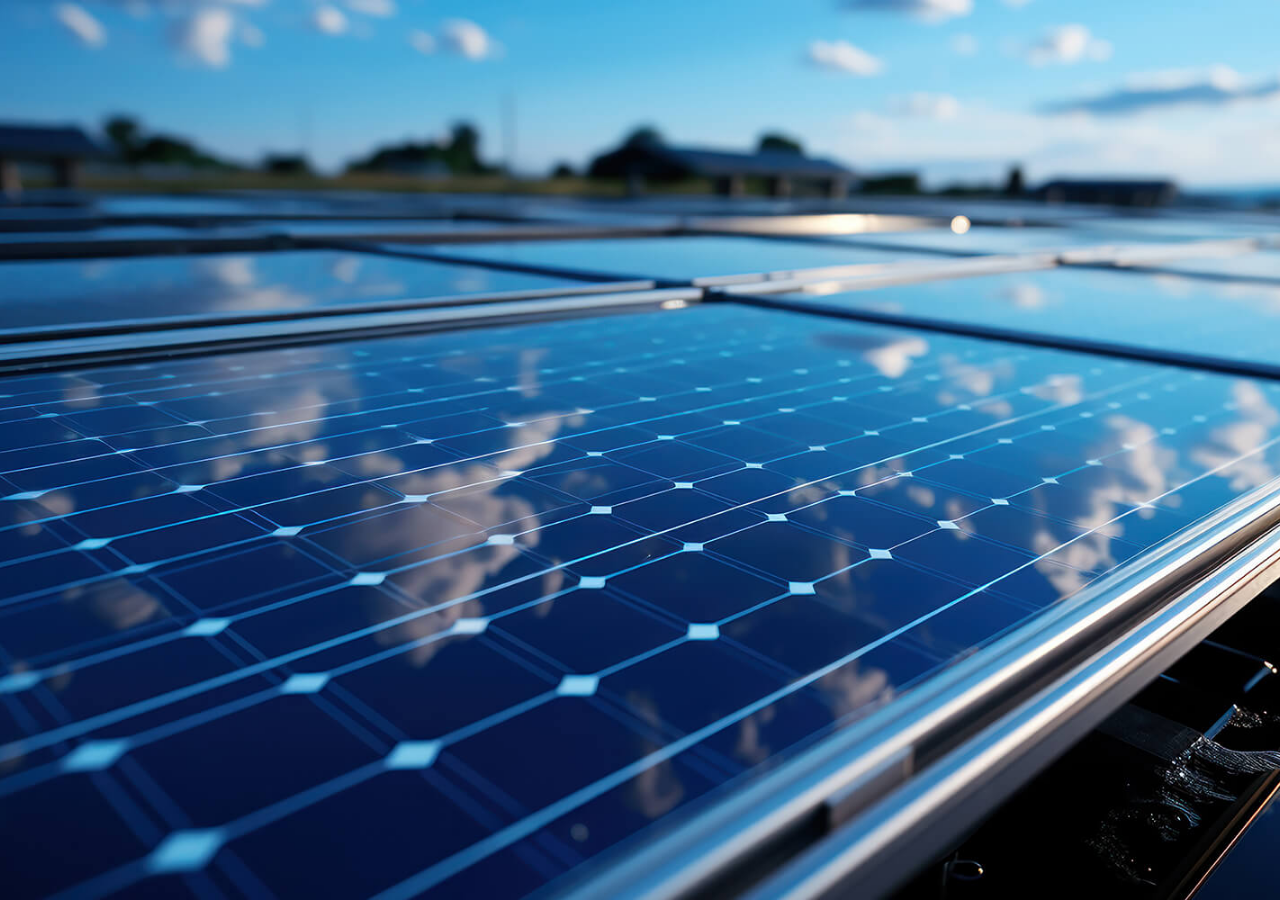
<file: forcommunities-main/video.html>
<!DOCTYPE html>
<html lang="en">
<head>
  <meta charset="UTF-8" />
  <meta name="viewport" content="width=device-width, initial-scale=1.0" />
  <title>Rejouice Hover Preview</title>
  <style>
    * {
      margin: 0;
      padding: 0;
      box-sizing: border-box;
    }

    html, body {
      height: 100%;
      width: 100%;
      font-family: 'Helvetica Neue', sans-serif;
      overflow: hidden;
    }

    .hero {
      position: relative;
      width: 100vw;
      height: 100vh;
      background: url('slide-01.jpg') center center / cover no-repeat;
      overflow: hidden;
      cursor: none;
    }

    #previewVideo {
      position: absolute;
      width: 200px;
      height: 120px;
      object-fit: cover;
      display: none;
      pointer-events: none;
      border: 2px solid white;
      border-radius: 6px;
      z-index: 10;
    }
  </style>
</head>
<body>
  <section class="hero" id="hero">
    <video id="previewVideo" muted preload="auto">
      <source src="backgroundvideo.mp4" type="video/mp4" />
      Your browser does not support the video tag.
    </video>
  </section>

  <script>
    const hero = document.getElementById('hero');
    const previewVideo = document.getElementById('previewVideo');

    previewVideo.addEventListener('loadedmetadata', () => {
      const duration = previewVideo.duration;

      hero.addEventListener('mousemove', (e) => {
        const rect = hero.getBoundingClientRect();
        const x = e.clientX - rect.left;
        const y = e.clientY - rect.top;
        const percent = x / rect.width;

        previewVideo.style.left = `${e.clientX + 15}px`;
        previewVideo.style.top = `${e.clientY - 60}px`;
        previewVideo.currentTime = percent * duration;
        previewVideo.style.display = 'block';
      });

      hero.addEventListener('mouseleave', () => {
        previewVideo.style.display = 'none';
      });
    });
  </script>
</body>
</html>
</file>
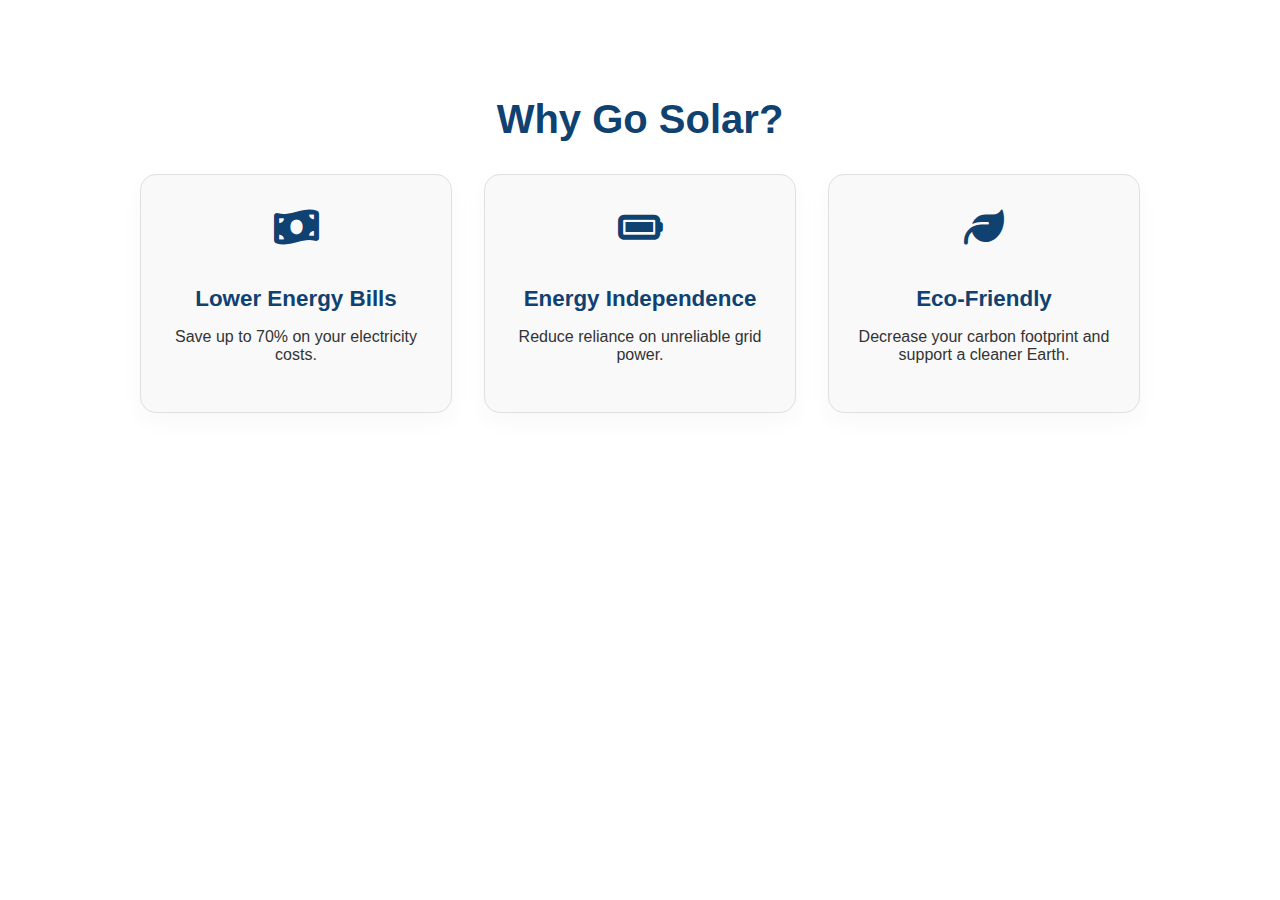
<file: forcommunities-main/why.html>
<!DOCTYPE html>
<html lang="en">
<head>
  <meta charset="UTF-8">
  <title>Why Go Solar</title>
  <link rel="stylesheet" href="https://cdnjs.cloudflare.com/ajax/libs/font-awesome/6.5.0/css/all.min.css">
  <style>
    body {
      font-family: Arial, sans-serif;
      margin: 0;
      padding: 0;
    }

    .why-solar {
      background: #ffffff;
      padding: 4rem 2rem;
      text-align: center;
    }

    .why-solar h2 {
      font-size: 2.5rem;
      margin-bottom: 2rem;
      color: #0f4171;
    }

    .reasons-grid {
      display: grid;
      grid-template-columns: repeat(auto-fit, minmax(250px, 1fr));
      gap: 2rem;
      max-width: 1000px;
      margin: 0 auto;
    }

    .reason-card {
      background-color: #f9f9f9;
      border: 1px solid #e0e0e0;
      border-radius: 16px;
      padding: 2rem 1.5rem;
      box-shadow: 0 10px 25px rgba(0, 0, 0, 0.03);
      transition: transform 0.3s ease, box-shadow 0.3s ease;
      cursor: pointer;
    }

    .reason-card:hover {
      transform: translateY(-8px);
      box-shadow: 0 16px 28px rgba(0, 0, 0, 0.08);
    }

    .reason-card i {
      font-size: 2.5rem;
      color: #0f4171;
      margin-bottom: 1rem;
    }

    .reason-card h3 {
      font-size: 1.4rem;
      margin-bottom: 0.5rem;
      color: #0f4171;
    }

    .reason-card p {
      font-size: 1rem;
      color: #333;
    }

    /* Modal Styles */
    .modal {
      display: none;
      position: fixed;
      z-index: 999;
      left: 0;
      top: 0;
      width: 100%;
      height: 100%;
      overflow: auto;
      background: rgba(0,0,0,0.6);
      backdrop-filter: blur(6px);
    }

    .modal-content {
      background-color: #fff;
      margin: 10% auto;
      padding: 2rem;
      border-radius: 12px;
      max-width: 500px;
      text-align: left;
      box-shadow: 0 20px 40px rgba(0,0,0,0.2);
      position: relative;
      z-index: 1000;
    }

    .modal-content h3 {
      color: #0f4171;
      font-size: 1.6rem;
      margin-bottom: 1rem;
    }

    .modal-content p {
      color: #333;
      font-size: 1rem;
    }

    .close {
      position: absolute;
      top: 15px;
      right: 20px;
      font-size: 1.5rem;
      cursor: pointer;
      color: #999;
    }

    .close:hover {
      color: #0f4171;
    }
  </style>
</head>
<body>

<section class="why-solar">
  <h2>Why Go Solar?</h2>
  <div class="reasons-grid">
    <div class="reason-card"
         data-title="Lower Energy Bills"
         data-description="Solar panels significantly reduce your electricity bills by generating free energy from the sun. Over time, this leads to substantial savings and protection from rising utility costs.">
      <i class="fas fa-money-bill-wave"></i>
      <h3>Lower Energy Bills</h3>
      <p>Save up to 70% on your electricity costs.</p>
    </div>
    <div class="reason-card"
         data-title="Energy Independence"
         data-description="With solar, you generate your own power, making you less dependent on load-shedding, power outages, or increasing electricity tariffs. It gives you control and peace of mind.">
      <i class="fas fa-battery-full"></i>
      <h3>Energy Independence</h3>
      <p>Reduce reliance on unreliable grid power.</p>
    </div>
    <div class="reason-card"
         data-title="Eco-Friendly"
         data-description="Solar energy is clean and renewable. By switching, you're helping reduce harmful greenhouse gas emissions and contributing to a more sustainable, healthier planet.">
      <i class="fas fa-leaf"></i>
      <h3>Eco-Friendly</h3>
      <p>Decrease your carbon footprint and support a cleaner Earth.</p>
    </div>
  </div>
</section>

<!-- Modal -->
<div id="modal" class="modal">
  <div class="modal-content">
    <span class="close">&times;</span>
    <h3 id="modal-title">Modal Title</h3>
    <p id="modal-description">Modal description goes here.</p>
  </div>
</div>

<script>
  const cards = document.querySelectorAll('.reason-card');
  const modal = document.getElementById('modal');
  const modalTitle = document.getElementById('modal-title');
  const modalDescription = document.getElementById('modal-description');
  const closeBtn = document.querySelector('.close');

  cards.forEach(card => {
    card.addEventListener('click', () => {
      const title = card.getAttribute('data-title');
      const description = card.getAttribute('data-description');

      modalTitle.textContent = title;
      modalDescription.textContent = description;

      modal.style.display = 'block';
    });
  });

  closeBtn.addEventListener('click', () => {
    modal.style.display = 'none';
  });

  window.addEventListener('click', (e) => {
    if (e.target === modal) {
      modal.style.display = 'none';
    }
  });
</script>

</body>
</html>
</file>
